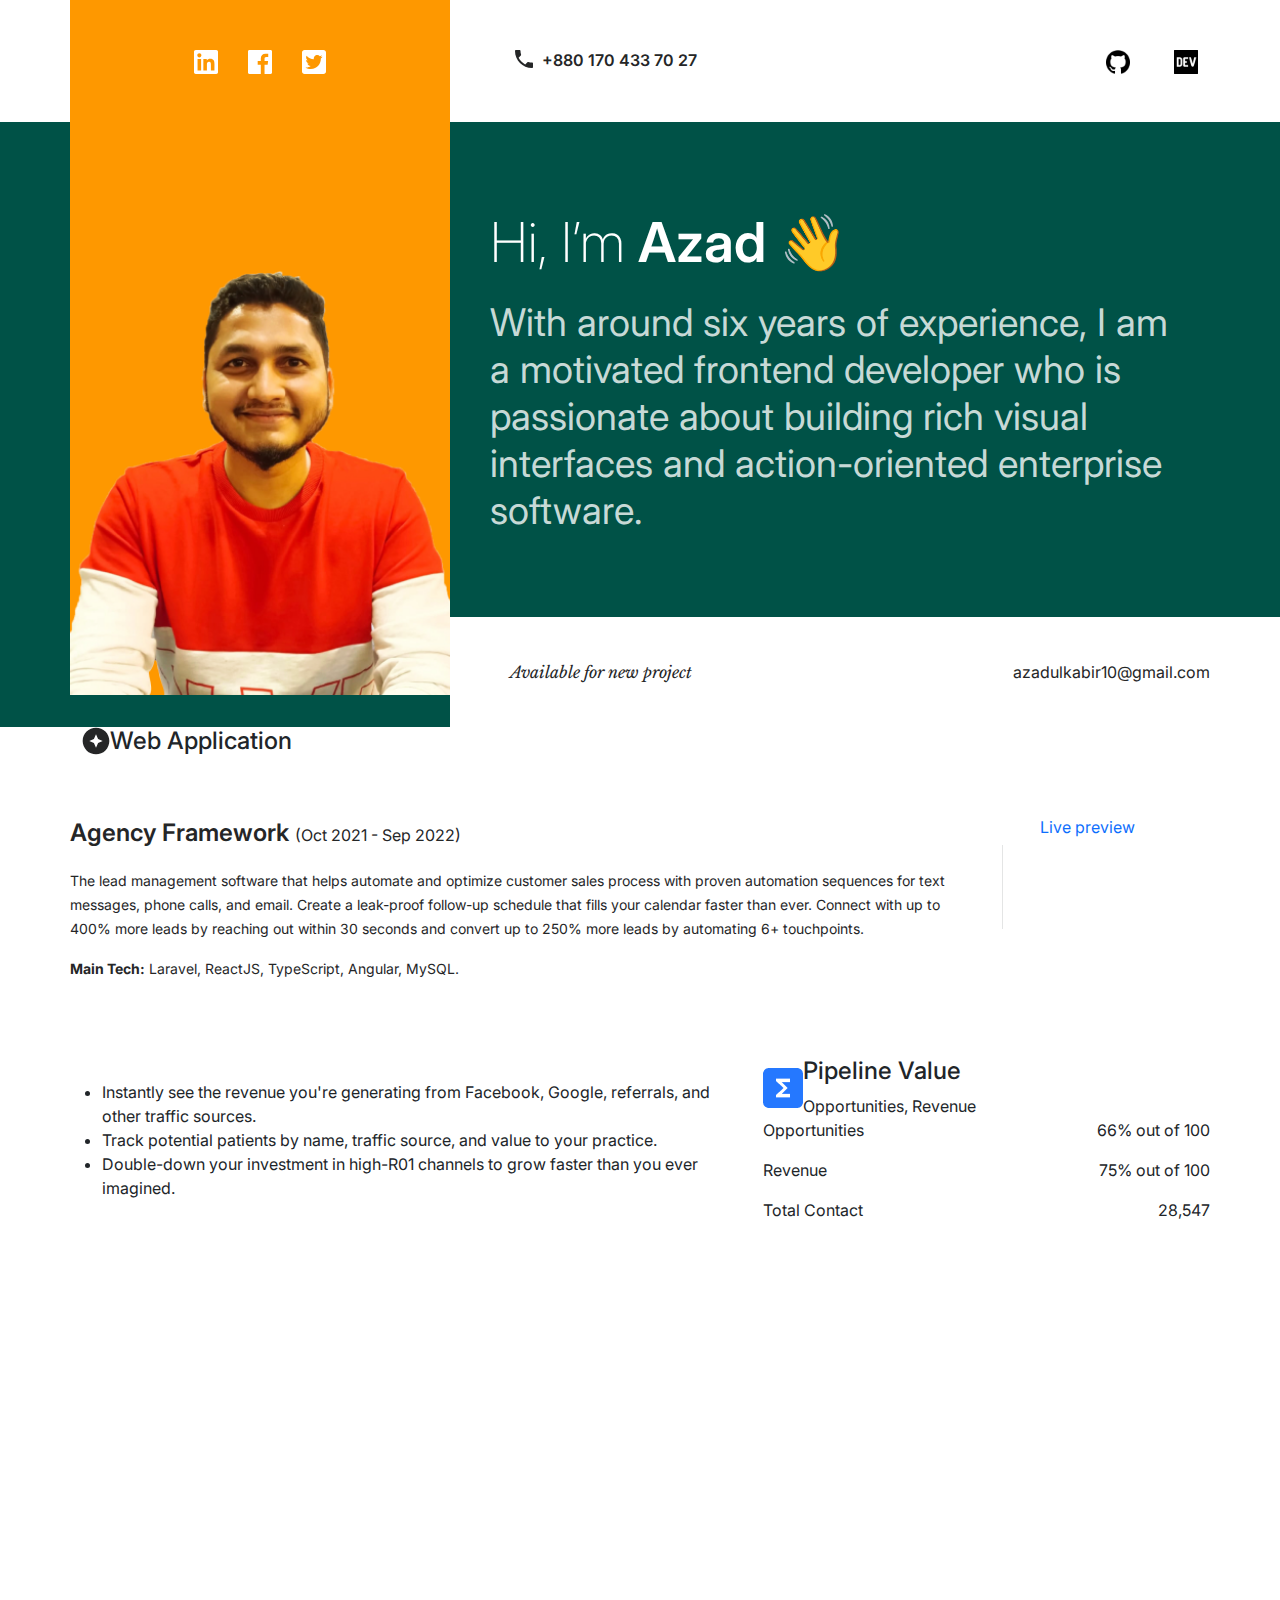
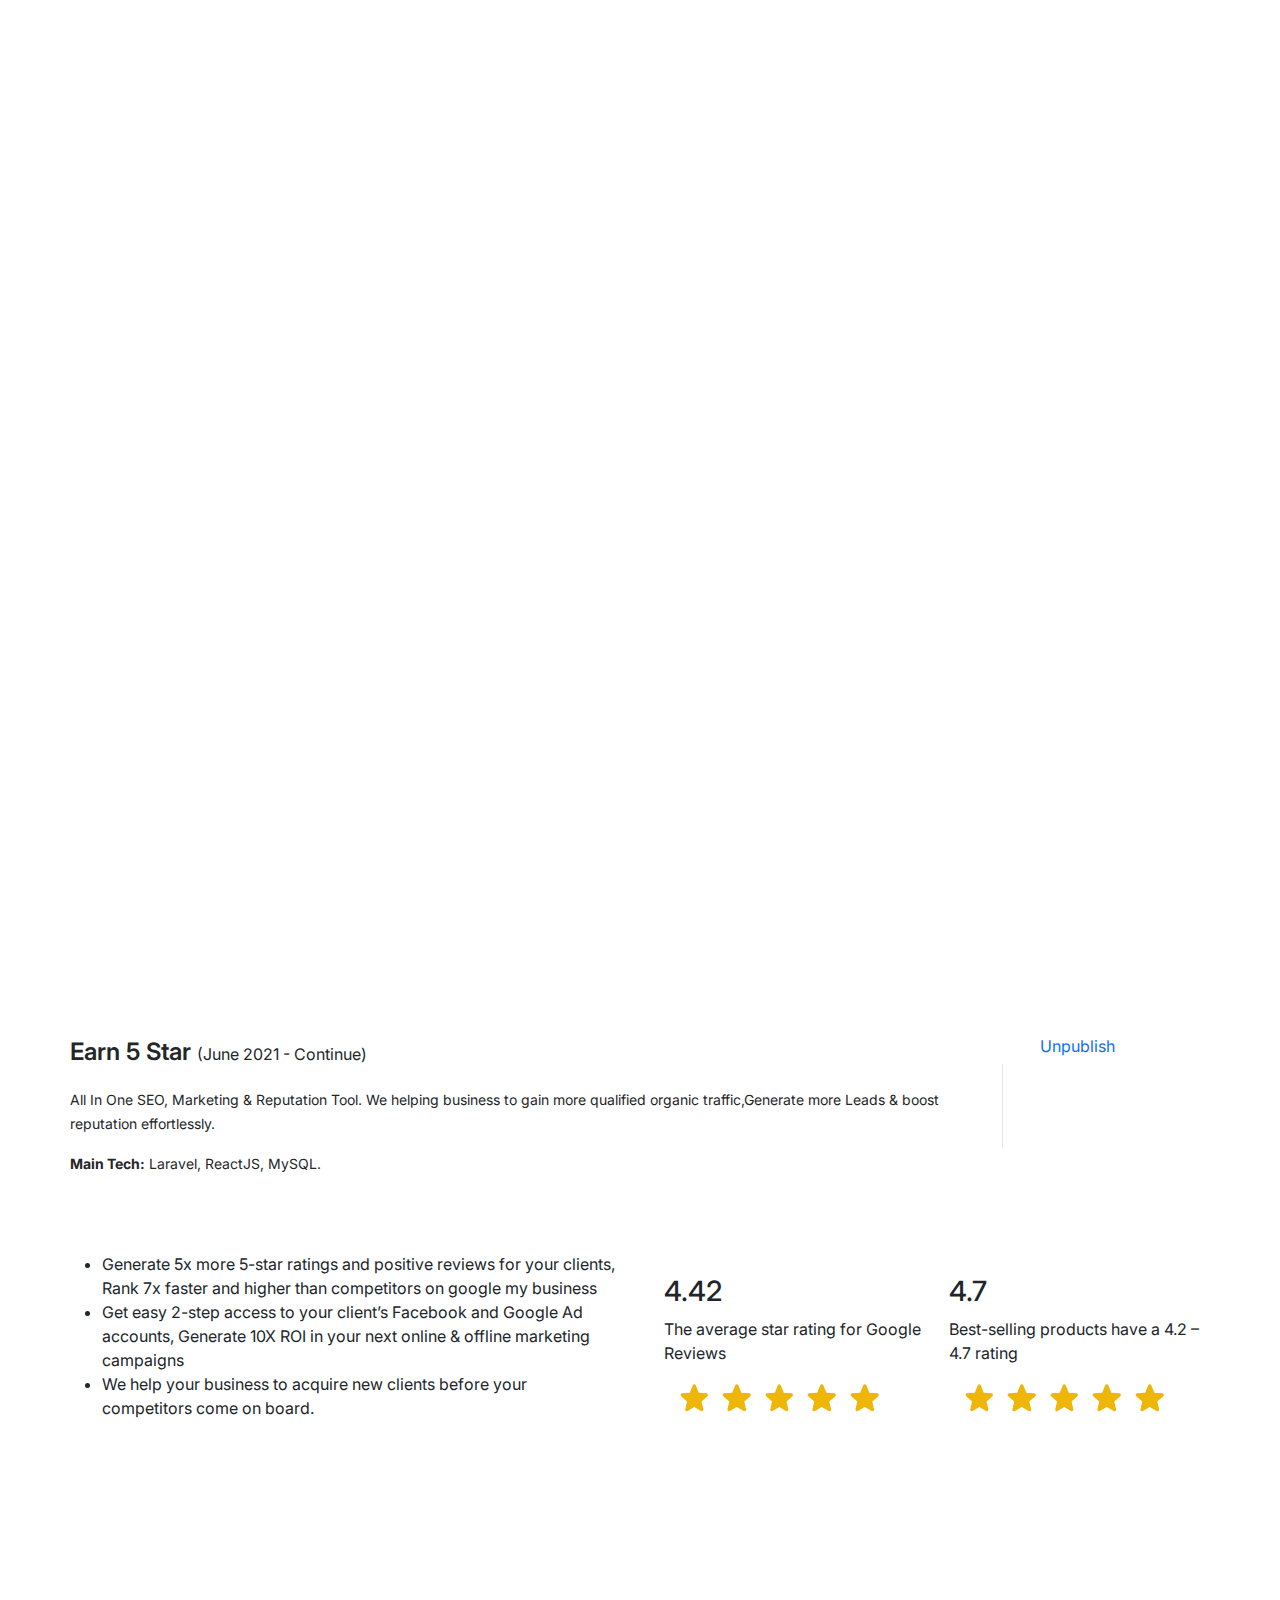
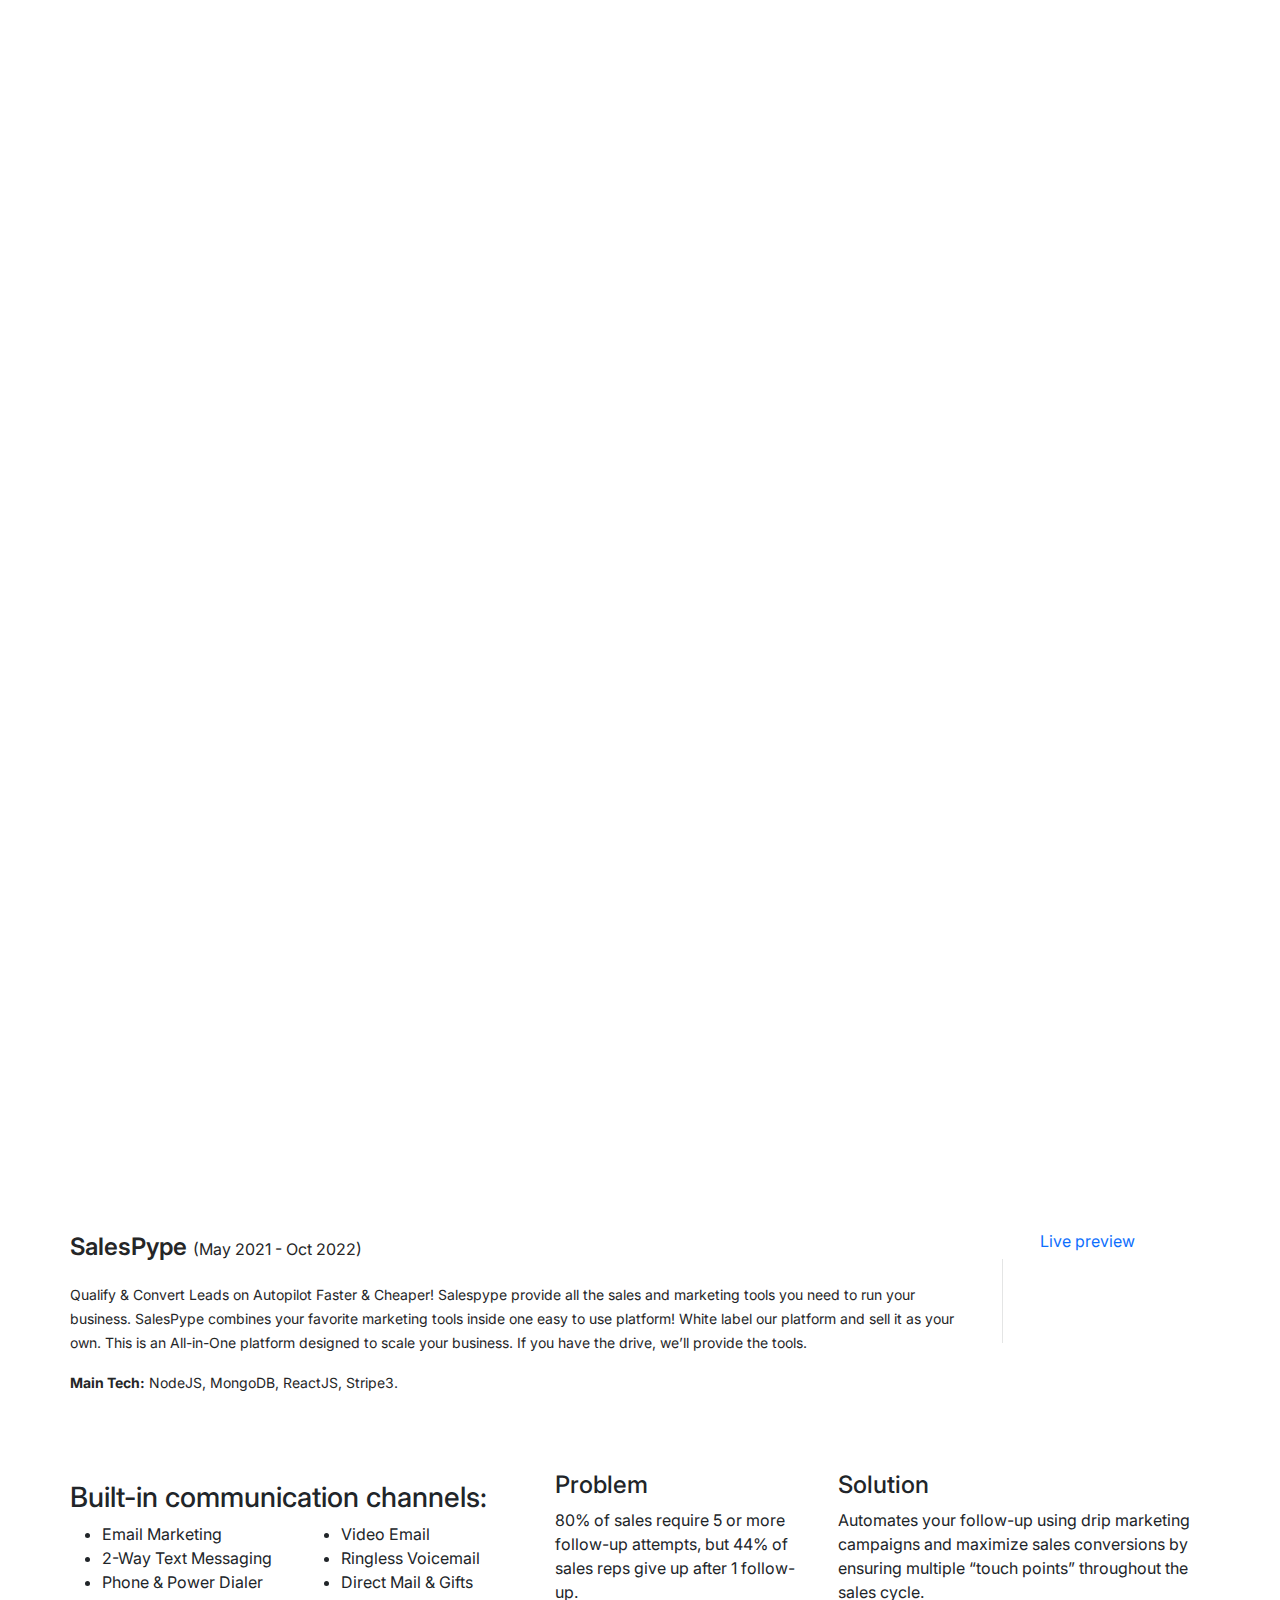
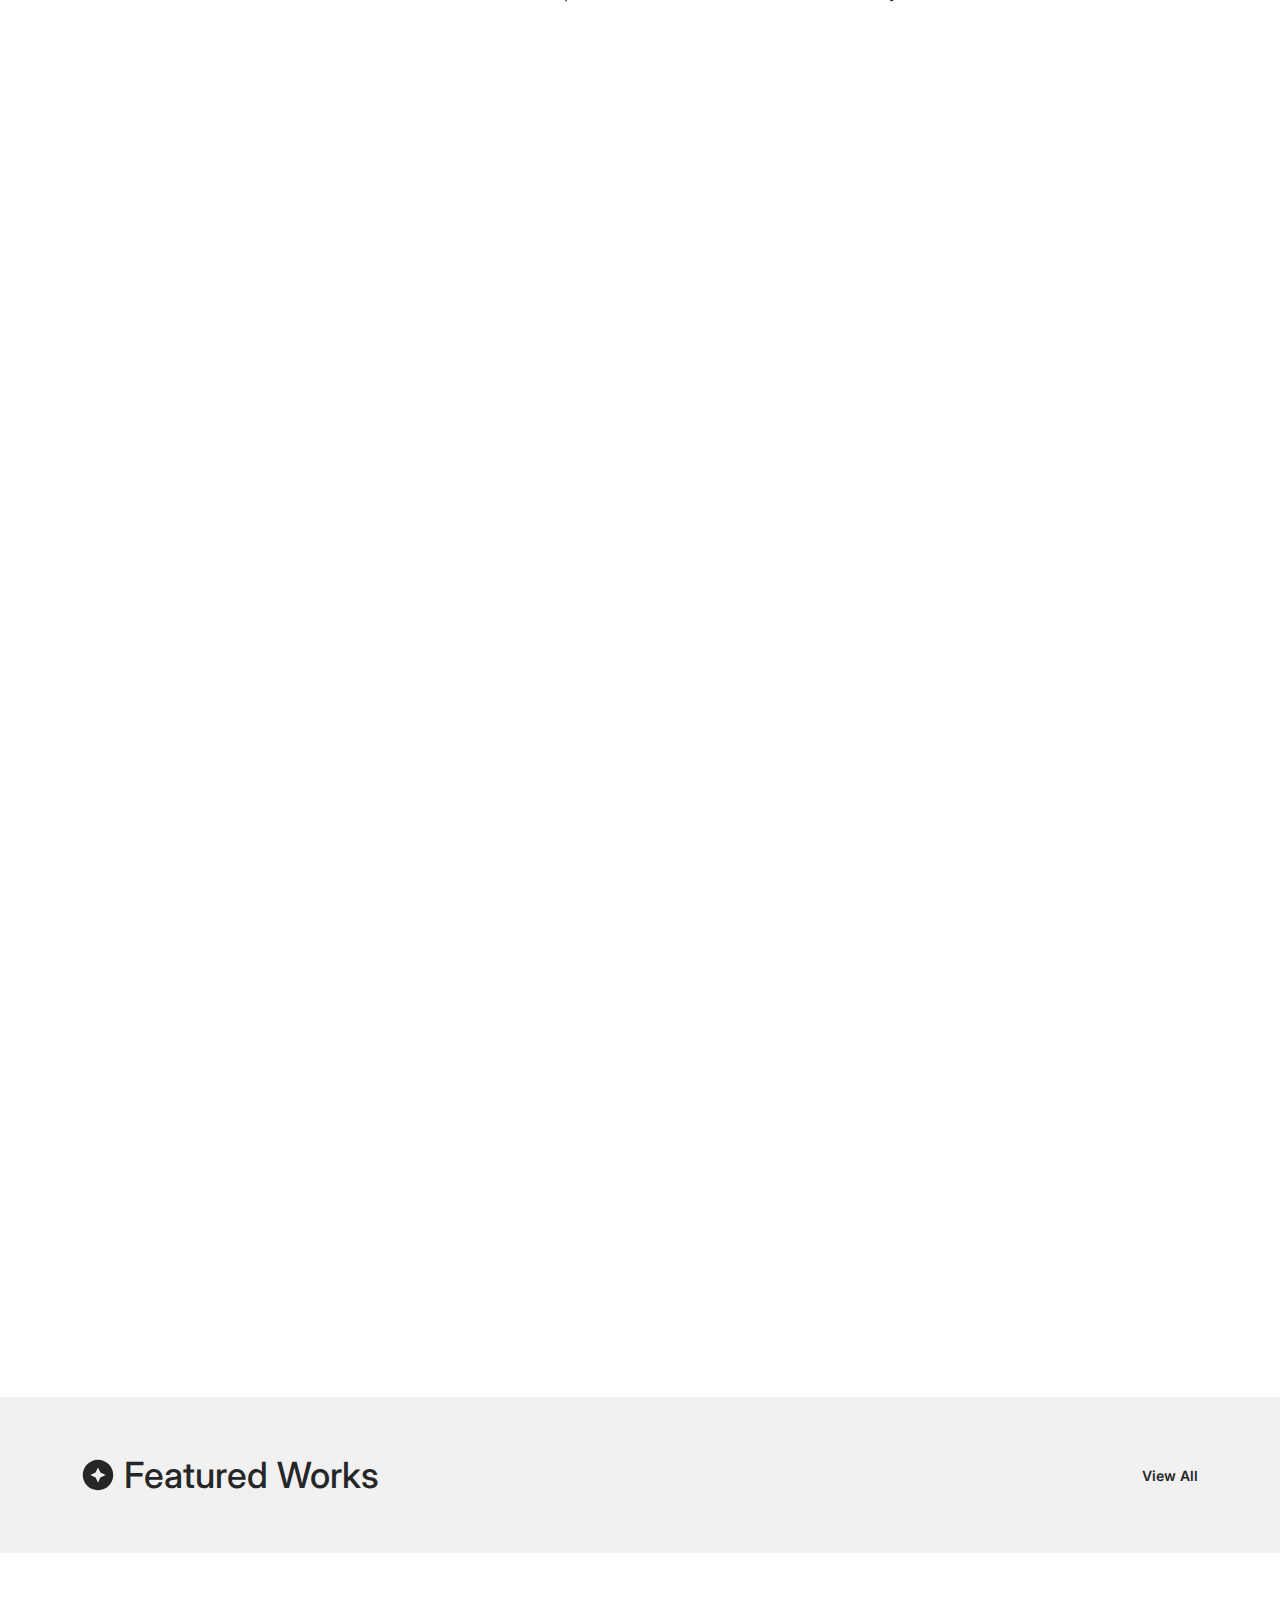
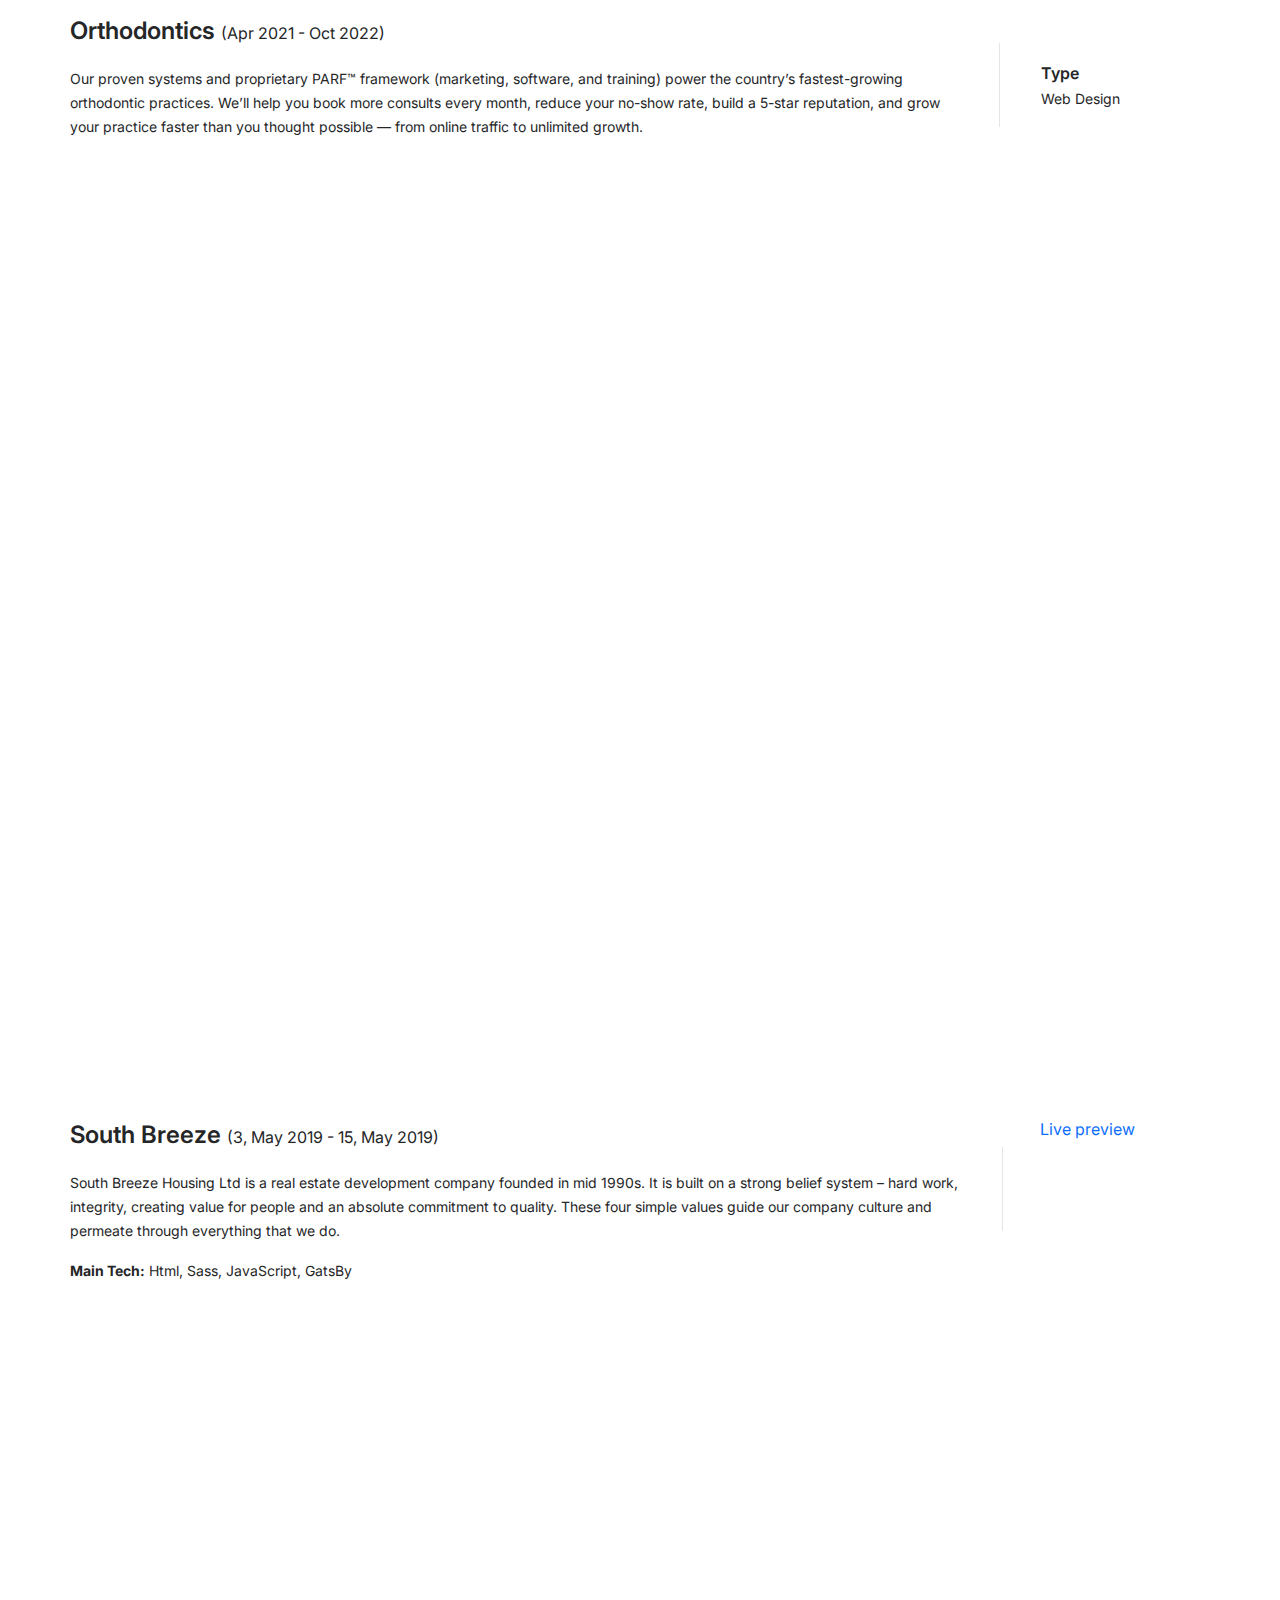
<file: index.html>
<!doctype html>
<html lang="en">

<head>
    <meta charset="utf-8">
    <meta name="viewport" content="width=device-width, initial-scale=1">
    <title>Azad Ul Kabir</title>
    <link rel="stylesheet" href="https://cdn.jsdelivr.net/npm/bootstrap@5.3.0-alpha1/dist/css/bootstrap.min.css" />
    <link href="https://unpkg.com/aos@2.3.1/dist/aos.css" rel="stylesheet">
    <link rel="icon" href="./icons/azadfavicon.svg">
    <link rel="stylesheet" href="./style.css">
</head>

<body>
    <div class="topbar">
        <div class="container">
            <div class="row">
                <div class="col-12 col-md-4"></div>
                <div class="col-12 col-md-8 d-flex justify-content-between topbarContent">
                    <div class="phoneNumber">
                        <p class="m-0">
                            <img src="./icons/phone.svg" alt="Mobile phone">
                            <span><a href="tel:+8801704337027">+880 170 433 70 27</a></span>
                        </p>
                    </div>
                    <div class="profesinalLink">
                        <a href="https://github.com/azadulkabir455" target="_blank"><img src="./icons/github.svg"
                                alt="Github"></a>
                        <a href="https://dev.to/azadulkabir455" target="_blank"><img
                                src="./icons/devio.svg" alt="DevIO"></a>
                    </div>
                </div>
            </div>
        </div>
    </div>
    <div class="banner">
        <div class="container">
            <div class="row">
                <div class="col-12 col-md-4 imgContainer">
                    <div class="socialIcon d-flex justify-content-center">
                        <a href="https://www.linkedin.com/in/azadulkabir/" target="_blank">
                            <img src="./icons/linkdin.svg" alt="Linkdin">
                        </a>
                        <a href="https://www.facebook.com/azadulkabir455/" target="_blank">
                            <img src="./icons/facebook.svg" alt="Facebook">
                        </a>
                        <a href="https://twitter.com/azadulkabir455" target="_blank">
                            <img src="./icons/twitter.svg" alt="Twitter">
                        </a>
                    </div>
                    <img src="./imgs/azadulkabir.png" alt="azad ul kabir" class="profileImg" />
                </div>
                <div class="col-12 col-md-8 bannerContent">
                    <h2>Hi, I’m
                        <strong>Azad</strong> 👋
                    </h2>
                    <p class="m-0">
                       With around six years of experience, I am a motivated frontend developer who is passionate about building rich visual interfaces and action-oriented enterprise software.
                    </p>
                </div>
            </div>
        </div>
    </div>
    <div class="hero">
        <div class="container">
            <div class="row">
                <div class="col-12 col-md-4"></div>
                <div class="col-12 col-md-8 d-flex justify-content-between heroContent">
                    <p><em>Available
                            for new project</em></p>
                    <p>
                        azadulkabir10@gmail.com</p>
                </div>
            </div>
        </div>
    </div>
    <div class="workHeader ">
        <div class="container d-flex align-items-center">
            <img src="./icons//plus.svg" alt="">
            <h4 class="m-0">Web Application</h4>
        </div>
    </div>
    <!-- Start Agency FramWork -->
    <div class="workSection">
        <div class="container workContainer">
            <div class="workDetails">
                <div class="row">
                    <div class="col-12 col-md-10 position-relative">
                        <div class="rightBorder"></div>
                        <h3>Agency Framework
                            <span>(Oct 2021 - Sep 2022)</span>
                        </h3>
                        <p class="m-0">The lead management software that helps automate and
                            optimize customer sales process with proven automation sequences for text messages, phone
                            calls, and email. Create a leak-proof follow-up schedule that fills your calendar faster
                            than ever. Connect with up to 400% more leads by reaching out within 30 seconds and convert
                            up to 250% more leads by automating 6+ touchpoints.
                        </p>
                        <p class="pt-3"><strong>Main Tech:</strong> Laravel, ReactJS,
                            TypeScript, Angular, MySQL.</p>
                    </div>
                    <div class="col-12 col-md-2">
                        <a href="https://core.agencyframework.xyz/login" target="_blank"
                            class="d-block text-decoration-none link">Live preview</a>
                    </div>
                </div>
            </div>
            <div class="work agency">
                <div class="row g-5">
                    <div class="col-12 col-md-7 align-self-center">
                        <ul>
                            <li>Instantly see the revenue you're generating from Facebook, Google, referrals, and other
                                traffic sources.</li>
                            <li>Track potential patients by name, traffic source, and value to your practice.</li>
                            <li>Double-down your investment in high-R01 channels to grow faster than you ever imagined.
                            </li>
                        </ul>
                    </div>
                    <div class="col-12 col-md-5 align-self-center">
                        <div class="features">
                            <div class="featureHeader d-flex align-items-center">
                                <img src="./imgs/agencylogo.png" alt="">
                                <div class="content">
                                    <h4>Pipeline Value</h4>
                                    <p class="m-0">Opportunities, Revenue</p>
                                </div>
                            </div>
                            <div class="featureContent">
                                <div class="featureList d-flex justify-content-between">
                                    <p>Opportunities</p>
                                    <p><span>66%</span> out of 100</p>
                                </div>
                                <div class="featureList d-flex justify-content-between">
                                    <p>Revenue</p>
                                    <p><span>75%</span> out of 100</p>
                                </div>
                                <div class="featureList d-flex justify-content-between">
                                    <p>Total Contact</p>
                                    <p>28,547</p>
                                </div>
                            </div>
                        </div>
                    </div>
                </div>
                <div class="imgContainer">
                    <div class="row g-4">
                        <div class="col-12 col-md-6 imgs">
                            <img src="./imgs/agency/agency1.jpg" alt="agency framwork" data-aos="fade-up"
                                data-aos-duration="1000">
                            <img src="./imgs/agency/agency2.jpg" alt="agency framwork" data-aos="fade-up"
                                data-aos-duration="1000">
                            <img src="./imgs/agency/agency3.jpg" alt="agency framwork" data-aos="fade-up"
                                data-aos-duration="1000">
                            <img src="./imgs/agency/agency4.jpg" alt="agency framwork" data-aos="fade-up"
                                data-aos-duration="1000">
                        </div>
                        <div class="col-12 col-md-6 imgs">
                            <img src="./imgs/agency/agency5.jpg" alt="agency framwork" data-aos="fade-up"
                                data-aos-duration="1000">
                            <img src="./imgs/agency/agency6.jpg" alt="agency framwork" data-aos="fade-up"
                                data-aos-duration="1000">
                            <img src="./imgs/agency/agency7.jpg" alt="agency framwork" data-aos="fade-up"
                                data-aos-duration="1000">
                            <img src="./imgs/agency/agency8.jpg" alt="agency framwork" data-aos="fade-up"
                                data-aos-duration="1000">
                        </div>
                    </div>
                </div>
            </div>
        </div>
    </div>
    <!-- End Agency FramWork -->

    <!-- Start Earn 5 star -->
    <div class="workSection">
        <div class="container workContainer borderTop">
            <div class="workDetails">
                <div class="row">
                    <div class="col-12 col-md-10 position-relative">
                        <div class="rightBorder"></div>
                        <h3>Earn 5 Star
                            <span>(June 2021 - Continue)</span>
                        </h3>
                        <p class="m-0">All In One SEO, Marketing & Reputation Tool. We
                            helping business to gain more qualified organic traffic,Generate more Leads & boost
                            reputation effortlessly.
                        </p>
                        <p class="pt-3"><strong>Main Tech:</strong> Laravel, ReactJS, MySQL.
                        </p>
                    </div>
                    <div class="col-12 col-md-2">
                        <a href="#" class="d-block text-decoration-none link disable">Unpublish</a>
                    </div>
                </div>
            </div>
            <div class="work earn">
                <div class="row g-5">
                    <div class="col-12 col-md-6 align-self-center">
                        <ul>
                            <li>Generate 5x more 5-star ratings and positive reviews for your clients, Rank 7x faster
                                and higher than competitors on google my business</li>
                            <li>Get easy 2-step access to your client’s Facebook and Google Ad accounts, Generate 10X
                                ROI in your next online & offline marketing campaigns</li>
                            <li>We help your business to acquire new clients before your competitors come on board.
                            </li>
                        </ul>
                    </div>
                    <div class="col-12 col-md-6 align-self-center">
                        <div class="earnFeatures">
                            <div class="row g-4">
                                <div class="col-12 col-md-6 rightBorder">
                                    <h3>4.42</h3>
                                    <p>The average star rating for Google Reviews</p>
                                    <img src="./icons/ratingStar.svg" alt="">
                                </div>
                                <div class="col-12 col-md-6">
                                    <h3>4.7</h3>
                                    <p>Best-selling products have a 4.2 – 4.7 rating</p>
                                    <img src="./icons/ratingStar.svg" alt="">
                                </div>
                            </div>
                        </div>
                    </div>
                </div>
                <div class="imgContainer">
                    <div class="row g-4">
                        <div class="col-12 col-md-6 imgs">
                            <img src="./imgs/earn5star/earn1.jpg" alt="agency framwork" data-aos="fade-up"
                                data-aos-duration="1500" data-aos-anchor-placement="top-bottom">
                            <img src="./imgs/earn5star/earn2.jpg" alt="agency framwork" data-aos="fade-up"
                                data-aos-duration="1500" data-aos-anchor-placement="top-bottom">
                            <img src="./imgs/earn5star/earn3.jpg" alt="agency framwork" data-aos="fade-up"
                                data-aos-duration="1500" data-aos-anchor-placement="top-bottom">
                        </div>
                        <div class="col-12 col-md-6 imgs">
                            <img src="./imgs/earn5star/earn4.jpg" alt="agency framwork" data-aos="fade-up"
                                data-aos-duration="1000" data-aos-anchor-placement="top-bottom">
                            <img src="./imgs/earn5star/earn5.jpg" alt="agency framwork" data-aos="fade-up"
                                data-aos-duration="1000" data-aos-anchor-placement="top-bottom">
                            <img src="./imgs/earn5star/earn6.jpg" alt="agency framwork" data-aos="fade-up"
                                data-aos-duration="1000" data-aos-anchor-placement="top-bottom">
                        </div>
                    </div>
                </div>
            </div>
        </div>
    </div>
    <!-- End Earn 5 star -->

    <!-- Start salse pyppro -->
    <div class="workSection ">
        <div class="container workContainer borderTop">
            <div class="workDetails">
                <div class="row">
                    <div class="col-12 col-md-10 position-relative">
                        <div class="rightBorder"></div>
                        <h3>SalesPype
                            <span>(May 2021 - Oct 2022)</span>
                        </h3>
                        <p class="m-0">Qualify & Convert Leads on Autopilot Faster &
                            Cheaper! Salespype provide all the sales and marketing tools you need to run your business.
                            SalesPype combines your favorite marketing tools inside one easy to use platform! White
                            label our platform and sell it as your own. This is an All-in-One platform designed to scale
                            your business. If you have the drive, we’ll provide the tools.
                        </p>
                        <p class="pt-3"><strong>Main Tech:</strong> NodeJS, MongoDB, ReactJS,
                            Stripe3.
                        </p>
                    </div>
                    <div class="col-12 col-md-2">
                        <a href="https://salespype.com/" target="_blank" class="d-block text-decoration-none link">Live
                            preview</a>
                    </div>
                </div>
            </div>
            <div class="work pypepro">
                <div class="row g-4">
                    <div class="col-12 col-md-5 align-self-center">
                        <h3>Built-in
                            communication channels:</h3>
                        <div class="row g-3">
                            <div class="col-6">
                                <ul>
                                    <li>Email Marketing</li>
                                    <li>2-Way Text Messaging</li>
                                    <li>Phone & Power Dialer</li>
                                </ul>
                            </div>
                            <div class="col-6">
                                <ul>
                                    <li>Video Email</li>
                                    <li>Ringless Voicemail</li>
                                    <li>Direct Mail & Gifts</li>
                                </ul>
                            </div>
                        </div>
                    </div>
                    <div class="col-12 col-md-7 align-self-center">
                        <div class="pypproFeatures">
                            <div class="row g-4">
                                <div class="col-12 col-md-5 rightBorder">
                                    <h4>Problem</h4>
                                    <p>80% of sales require 5 or more follow-up attempts, but 44% of sales reps give up
                                        after 1 follow-up.</p>
                                </div>
                                <div class="col-12 col-md-7">
                                    <h4>Solution</h4>
                                    <p>Automates your follow-up using drip marketing campaigns and maximize sales
                                        conversions by ensuring multiple “touch points” throughout the sales cycle.</p>
                                </div>
                            </div>
                        </div>
                    </div>
                </div>
                <div class="imgContainer">
                    <div class="row g-4">
                        <div class="col-12 col-md-6 imgs">
                            <img src="./imgs/pyppro/pyppro1.jpg" alt="agency framwork" data-aos="fade-up"
                                data-aos-duration="1500" data-aos-anchor-placement="top-bottom">
                            <img src="./imgs/pyppro/pyppro2.jpg" alt="agency framwork" data-aos="fade-up"
                                data-aos-duration="1500" data-aos-anchor-placement="top-bottom">
                            <img src="./imgs/pyppro/pyppro3.jpg" alt="agency framwork" data-aos="fade-up"
                                data-aos-duration="1500" data-aos-anchor-placement="top-bottom">
                            <img src="./imgs/pyppro/pyppro4.jpg" alt="agency framwork" data-aos="fade-up"
                                data-aos-duration="1000" data-aos-anchor-placement="top-bottom">
                        </div>
                        <div class="col-12 col-md-6 imgs">
                            <img src="./imgs/pyppro/pyppro5.jpg" alt="agency framwork" data-aos="fade-up"
                                data-aos-duration="1000" data-aos-anchor-placement="top-bottom">
                            <img src="./imgs/pyppro/pyppro6.jpg" alt="agency framwork" data-aos="fade-up"
                                data-aos-duration="1000" data-aos-anchor-placement="top-bottom">
                            <img src="./imgs/pyppro/pyppro7.jpg" alt="agency framwork" data-aos="fade-up"
                                data-aos-duration="1000" data-aos-anchor-placement="top-bottom">
                            <img src="./imgs/pyppro/pyppro8.jpg" alt="agency framwork" data-aos="fade-up"
                                data-aos-duration="1000" data-aos-anchor-placement="top-bottom">

                        </div>
                    </div>
                </div>
            </div>
        </div>
    </div>
    <!-- End salse pyppro -->
    <div class="workSection">
        <div class="workHeader ">
            <div class="container d-flex align-items-center justify-content-between" class="m-0">
                <div class="headingTitle d-flex align-items-center">
                    <img src="./icons//plus.svg" alt="">
                    <h4>Featured Works</h4>
                </div>
                <div class="projectLink">
                    <a href="./allpageOrthodontics.html">View All</a>
                </div>
            </div>
        </div>
        <div class="container workContainer">
            <div class="workDetails">
                <div class="row g-3">
                    <div class="col-12 col-md-10 position-relative">
                        <div class="rightBorder"></div>
                        <h3>
                            Orthodontics
                            <span>(Apr 2021 - Oct 2022)</span>
                        </h3>
                        <p class="m-0">Our proven systems and proprietary PARF™ framework
                            (marketing, software, and training) power the country’s fastest-growing orthodontic
                            practices. We’ll help you book
                            more consults every month, reduce your no-show rate, build a 5-star reputation, and grow
                            your practice faster than you thought possible — from online traffic to unlimited growth.
                        </p>
                    </div>
                    <div class="col-12 col-md-2 ps-3">
                        <h4>Type</h4>
                        <p class="m-0">Web Design</p>
                    </div>
                </div>
            </div>
            <div class="work">
                <div class="row g-4 g-md-5">
                    <div class="col-6 col-md-4">
                        <div class="imgContaner" data-aos="fade-up" data-aos-duration="1000">
                            <img src="./imgs/fearture1.png" alt="" />
                            <a href="https://sparkmanorthodontics.com/" target="_blank">Live Preview</a>
                        </div>
                    </div>
                    <div class="col-6 col-md-4">
                        <div class="imgContaner" data-aos="fade-up" data-aos-duration="1000">
                            <img src="./imgs/fearture2.png" alt="" />
                            <a href="https://lasterortho.com/" target="_blank">Live Preview</a>
                        </div>
                    </div>
                    <div class="col-6 col-md-4">
                        <div class="imgContaner" data-aos="fade-up" data-aos-duration="1000">
                            <img src="./imgs/fearture3.png" alt="" />
                            <a href="https://lifesmileorthodontics.com/" target="_blank">Live Preview</a>
                        </div>
                    </div>
                    <div class="col-6 col-md-4">
                        <div class="imgContaner" data-aos="fade-up" data-aos-duration="1000">
                            <img src="./imgs/fearture4.png" alt="" />
                            <a href="https://smilesbycooper.com/" target="_blank">Live Preview</a>
                        </div>
                    </div>
                    <div class="col-6 col-md-4">
                        <div class="imgContaner" data-aos="fade-up" data-aos-duration="1000">
                            <img src="./imgs/fearture5.png" alt="" />
                            <a href="https://drlanzetta.com/" target="_blank">Live Preview</a>
                        </div>
                    </div>
                    <div class="col-6 col-md-4">
                        <div class="imgContaner" data-aos="fade-up" data-aos-duration="1000">
                            <img src="./imgs/fearture6.png" alt="" />
                            <a href="https://perfectsmilesareus.com/" target="_blank">Live Preview</a>
                        </div>
                    </div>
                </div>
            </div>
        </div>
        <div class="workSection">
            <div class="container workContainer">
                <div class="workDetails">
                    <div class="row">
                        <div class="col-12 col-md-10 position-relative">
                            <div class="rightBorder"></div>
                            <h3>South Breeze
                                <span>(3, May 2019 - 15, May 2019)</span>
                            </h3>
                            <p class="m-0">South Breeze Housing Ltd is a real estate development company founded in mid
                                1990s. It is built on a strong belief system – hard work, integrity, creating value for
                                people and an absolute commitment to quality. These four simple values guide our company
                                culture and permeate through everything that we do.
                            </p>
                            <p class="pt-3"><strong>Main Tech:</strong> Html, Sass, JavaScript, GatsBy</p>
                        </div>
                        <div class="col-12 col-md-2">
                            <a href="https://www.southbreezebd.com" target="_blank"
                                class="d-block text-decoration-none link">Live preview</a>
                        </div>
                    </div>
                </div>
                <div class="work agency breez">
                    <div class="imgContainer">
                        <div class="row g-3">
                            <div class="col-12 col-md-6 imgs">
                                <div class="row g-3 listContainer" data-aos="fade-up" data-aos-duration="1000">
                                    <div class="col-6">
                                        <ul>
                                            <li>Bussiness Info</li>
                                            <li>Project details</li>
                                            <li>Contact Info</li>
                                        </ul>
                                    </div>
                                    <div class="col-6">
                                        <ul>
                                            <li>Gallery</li>
                                            <li>Success project</li>
                                            <li>Sales details</li>
                                        </ul>
                                    </div>
                                </div>
                                <img src="./imgs/southbreez/southbreez1.png" alt="agency framwork" data-aos="fade-up"
                                    data-aos-duration="1000">
                            </div>
                            <div class="col-12 col-md-6 imgs">
                                <img src="./imgs/southbreez/southbreez2.png" alt="agency framwork" data-aos="fade-up"
                                    data-aos-duration="1000">
                                <img src="./imgs/southbreez/southbreez3.png" alt="agency framwork" data-aos="fade-up"
                                    data-aos-duration="1000">
                            </div>
                        </div>
                    </div>
                </div>
            </div>
        </div>
    </div>

    <!-- JS Script Links -->
    <script src="https://cdn.jsdelivr.net/npm/bootstrap@5.3.0-alpha1/dist/js/bootstrap.bundle.min.js"></script>
    <script src="https://unpkg.com/aos@2.3.1/dist/aos.js"></script>
    <script>
        AOS.init();
    </script>
</body>

</html>
</file>
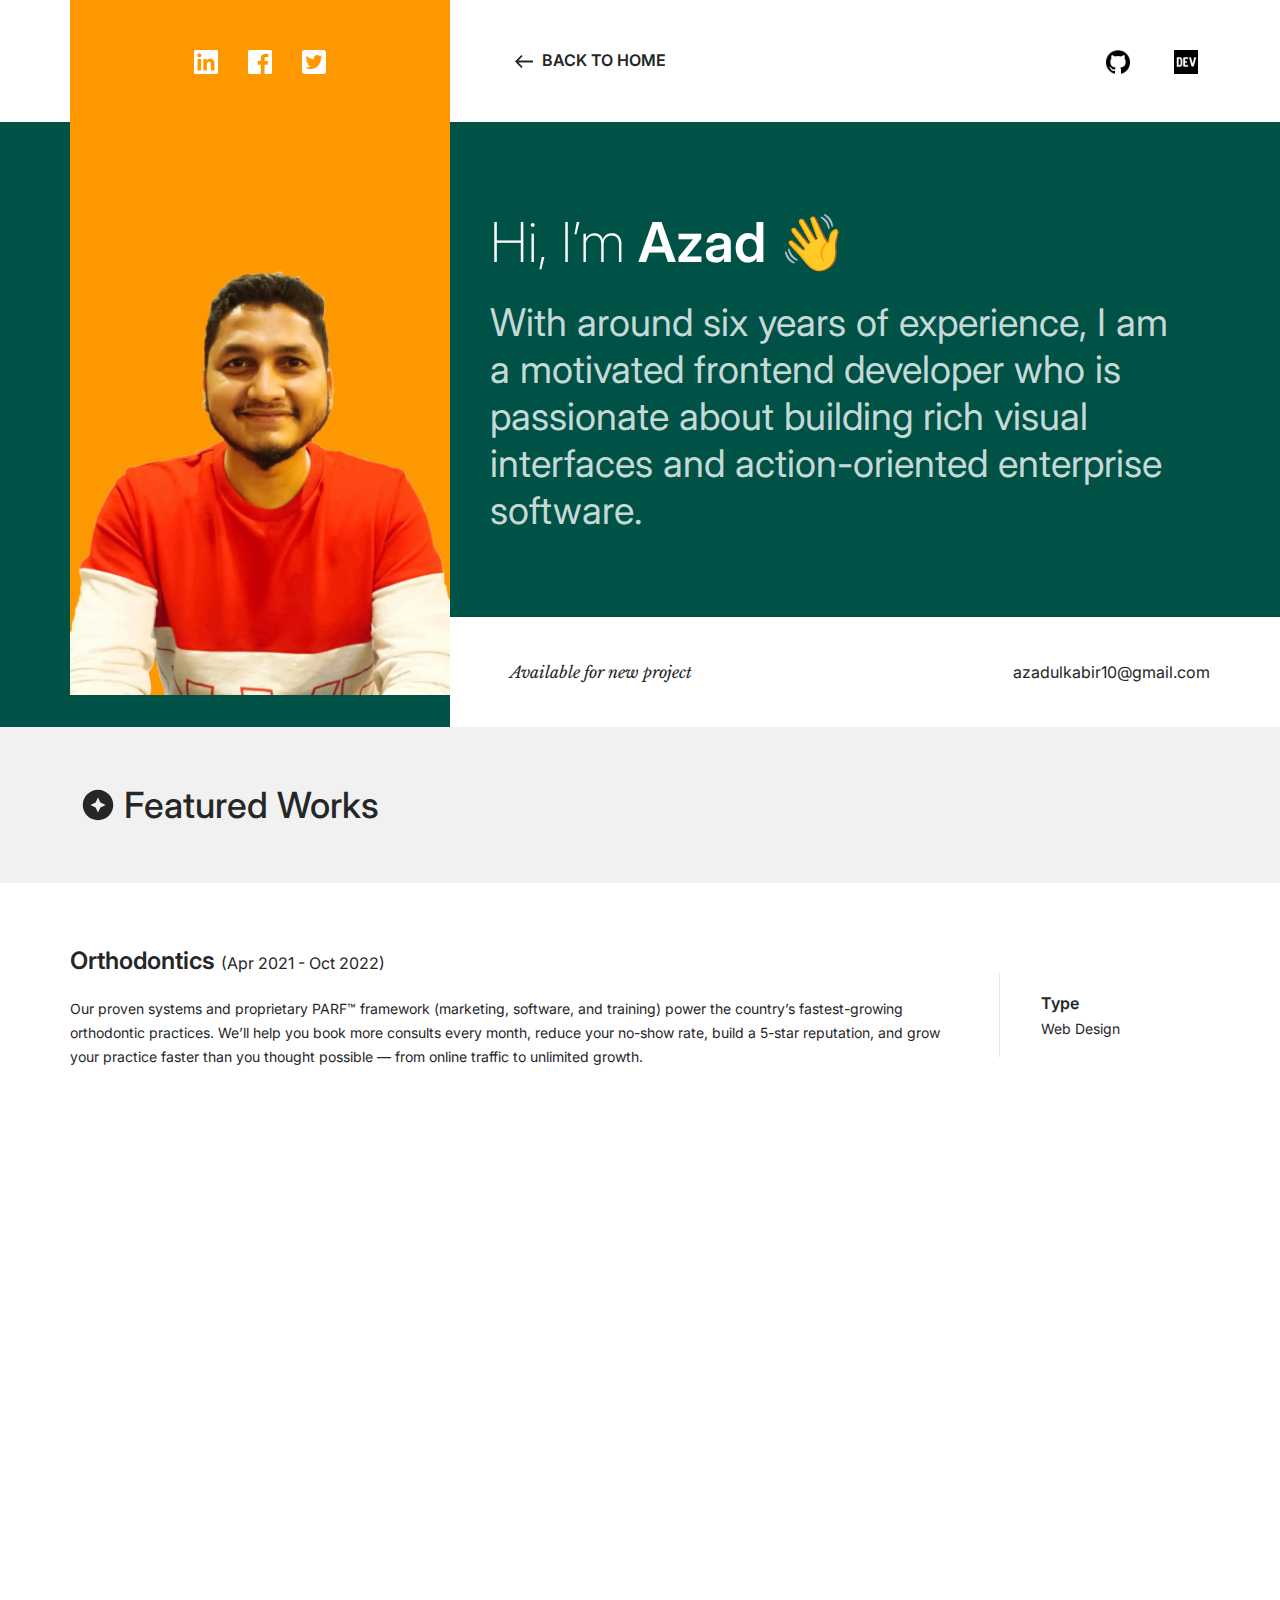
<file: allpageOrthodontics.html>
<!doctype html>
<html lang="en">

<head>
    <meta charset="utf-8">
    <meta name="viewport" content="width=device-width, initial-scale=1">
    <title>Azad Ul Kabir</title>
    <link rel="stylesheet" href="https://cdn.jsdelivr.net/npm/bootstrap@5.3.0-alpha1/dist/css/bootstrap.min.css" />
    <link href="https://unpkg.com/aos@2.3.1/dist/aos.css" rel="stylesheet">
    <link rel="icon" href="./icons/azadfavicon.svg">
    <link rel="stylesheet" href="./style.css">
</head>

<body>
    <div class="topbar">
        <div class="container">
            <div class="row">
                <div class="col-12 col-md-4"></div>
                <div class="col-12 col-md-8 d-flex justify-content-between topbarContent">
                    <div class="phoneNumber">
                        <p class="m-0">
                            <img src="./icons/backIcon.svg" alt="Mobile phone" style="vertical-align: middle;">
                            <span><a href="./index.html">Back to home</a></span>
                        </p>
                    </div>
                    <div class="profesinalLink">
                        <a href="https://github.com/azadulkabir455" target="_blank"><img src="./icons/github.svg"
                                alt="Github"></a>
                        <a href="https://dev.to/azadulkabir455" target="_blank"><img
                                src="./icons/devio.svg" alt="DevIO"></a>
                    </div>
                </div>
            </div>
        </div>
    </div>
    <div class="banner">
        <div class="container">
            <div class="row">
                <div class="col-12 col-md-4 imgContainer">
                    <div class="socialIcon d-flex justify-content-center">
                        <a href="https://www.linkedin.com/in/azadulkabir/" target="_blank">
                            <img src="./icons/linkdin.svg" alt="Linkdin">
                        </a>
                        <a href="https://www.facebook.com/azadulkabir455/" target="_blank">
                            <img src="./icons/facebook.svg" alt="Facebook">
                        </a>
                        <a href="https://twitter.com/azadulkabir455" target="_blank">
                            <img src="./icons/twitter.svg" alt="Twitter">
                        </a>
                    </div>
                   <img src="./imgs/azadulkabir.png" alt="azad ul kabir" class="profileImg" />
                </div>
                <div class="col-12 col-md-8 bannerContent">
                    <h2>Hi, I’m
                        <strong>Azad</strong> 👋
                    </h2>
                    <p class="m-0">
                        With around six years of experience, I am a motivated frontend developer who is passionate about building rich visual interfaces and action-oriented enterprise software.
                    </p>
                </div>
            </div>
        </div>
    </div>
    <div class="hero">
        <div class="container">
            <div class="row">
                <div class="col-12 col-md-4"></div>
                <div class="col-12 col-md-8 d-flex justify-content-between heroContent">
                    <p><em>Available
                            for new project</em></p>
                    <p>
                        azadulkabir10@gmail.com</p>
                </div>
            </div>
        </div>
    </div>
    <div class="workSection">
        <div class="workHeader ">
            <div class="container d-flex align-items-center justify-content-between" class="m-0">
                <div class="headingTitle d-flex align-items-center">
                    <img src="./icons//plus.svg" alt="">
                    <h4>Featured Works</h4>
                </div>
            </div>
        </div>
        <div class="container workContainer">
            <div class="workDetails">
                <div class="row g-3">
                    <div class="col-12 col-md-10 position-relative">
                        <div class="rightBorder"></div>
                        <h3>
                            Orthodontics
                            <span>(Apr 2021 - Oct 2022)</span>
                        </h3>
                        <p class="m-0">Our proven systems and proprietary PARF™ framework
                            (marketing, software, and training) power the country’s fastest-growing orthodontic
                            practices. We’ll help you book
                            more consults every month, reduce your no-show rate, build a 5-star reputation, and grow
                            your practice faster than you thought possible — from online traffic to unlimited growth.
                        </p>
                    </div>
                    <div class="col-12 col-md-2 ps-3">
                        <h4>Type</h4>
                        <p class="m-0">Web Design</p>
                    </div>
                </div>
            </div>
            <div class="work">
                <div class="row g-4 g-md-5">
                    <div class="col-6 col-md-4">
                        <div class="imgContaner" data-aos="fade-up" data-aos-duration="1000">
                            <img src="./imgs/fearture1.png" alt="" />
                            <a href="https://sparkmanorthodontics.com/" target="_blank">Live Preview</a>
                        </div>
                    </div>
                    <div class="col-6 col-md-4">
                        <div class="imgContaner" data-aos="fade-up" data-aos-duration="1000">
                            <img src="./imgs/fearture2.png" alt="" />
                            <a href="https://lasterortho.com/" target="_blank">Live Preview</a>
                        </div>
                    </div>
                    <div class="col-6 col-md-4">
                        <div class="imgContaner" data-aos="fade-up" data-aos-duration="1000">
                            <img src="./imgs/fearture3.png" alt="" />
                            <a href="https://lifesmileorthodontics.com/" target="_blank">Live Preview</a>
                        </div>
                    </div>
                    <div class="col-6 col-md-4">
                        <div class="imgContaner" data-aos="fade-up" data-aos-duration="1000">
                            <img src="./imgs/fearture4.png" alt="" />
                            <a href="https://smilesbycooper.com/" target="_blank">Live Preview</a>
                        </div>
                    </div>
                    <div class="col-6 col-md-4">
                        <div class="imgContaner" data-aos="fade-up" data-aos-duration="1000">
                            <img src="./imgs/fearture5.png" alt="" />
                            <a href="https://drlanzetta.com/" target="_blank">Live Preview</a>
                        </div>
                    </div>
                    <div class="col-6 col-md-4">
                        <div class="imgContaner" data-aos="fade-up" data-aos-duration="1000">
                            <img src="./imgs/fearture6.png" alt="" />
                            <a href="https://perfectsmilesareus.com/" target="_blank">Live Preview</a>
                        </div>
                    </div>
                    <div class="col-6 col-md-4">
                        <div class="imgContaner" data-aos="fade-up" data-aos-duration="1000">
                            <img src="./imgs/fearture7.png" alt="" />
                            <a href="https://dmsmile.com/" target="_blank">Live Preview</a>
                        </div>
                    </div>
                    <div class="col-6 col-md-4">
                        <div class="imgContaner" data-aos="fade-up" data-aos-duration="1000">
                            <img src="./imgs/fearture8.png" alt="" />
                            <a href="https://holsteinparts.com/" target="_blank">Live Preview</a>
                        </div>
                    </div>
                    <div class="col-6 col-md-4">
                        <div class="imgContaner" data-aos="fade-up" data-aos-duration="1000">
                            <img src="./imgs/fearture9.png" alt="" />
                            <a href="https://lanierorthodontics.com/" target="_blank">Live Preview</a>
                        </div>
                    </div>
                    <div class="col-6 col-md-4">
                        <div class="imgContaner" data-aos="fade-up" data-aos-duration="1000">
                            <img src="./imgs/fearture10.png" alt="" />
                            <a href="https://smilehuntersville.com/" target="_blank">Live Preview</a>
                        </div>
                    </div>
                    <div class="col-6 col-md-4">
                        <div class="imgContaner" data-aos="fade-up" data-aos-duration="1000">
                            <img src="./imgs/fearture11.png" alt="" />
                            <a href="https://kochorthodontics.com/" target="_blank">Live Preview</a>
                        </div>
                    </div>
                    <div class="col-6 col-md-4">
                        <div class="imgContaner" data-aos="fade-up" data-aos-duration="1000">
                            <img src="./imgs/fearture12.png" alt="" />
                            <a href="https://baumbraces.com/" target="_blank">Live Preview</a>
                        </div>
                    </div>
                    <div class="col-6 col-md-4">
                        <div class="imgContaner" data-aos="fade-up" data-aos-duration="1000">
                            <img src="./imgs/fearture13.png" alt="" />
                            <a href="https://charlestonorthodonticspecialists.com" target="_blank">Live Preview</a>
                        </div>
                    </div>
                    <div class="col-6 col-md-4">
                        <div class="imgContaner" data-aos="fade-up" data-aos-duration="1000">
                            <img src="./imgs/fearture14.png" alt="" />
                            <a href="https://encinitasortho.com/" target="_blank">Live Preview</a>
                        </div>
                    </div>
                    <div class="col-6 col-md-4">
                        <div class="imgContaner" data-aos="fade-up" data-aos-duration="1000">
                            <img src="./imgs/fearture15.png" alt="" />
                            <a href="" target="_blank" class="disable">Unpublished</a>
                        </div>
                    </div>
                </div>
            </div>
        </div>
    </div>
    <!-- JS Script Links -->
    <script src="https://cdn.jsdelivr.net/npm/bootstrap@5.3.0-alpha1/dist/js/bootstrap.bundle.min.js"></script>
    <script src="https://unpkg.com/aos@2.3.1/dist/aos.js"></script>
    <script>
        AOS.init();
    </script>
</body>

</html>
</file>
<file: style.css>
@import url('https://fonts.googleapis.com/css2?family=Inter:wght@300;400;500;600;700;800;900&display=swap');
@import url('https://fonts.googleapis.com/css2?family=Libre+Baskerville:wght@400;700&display=swap');



* {
    padding: 0;
    margin: 0;
    box-sizing: border-box;
}

:root {
    --primary-color: #252627;
    --secondary-color: #FE9800;
    --standard-green: #005247;
    --white-dim: rgba(255, 255, 255, 0.80);
    --white-color: #fff;
    --link-blue: #087096;
    --primary-transparent: #25262710;
    --italic-font:'Libre Baskerville', serif;
}

body {
    font-family: 'Inter', sans-serif;
}
body em {
    font-family: var(--italic-font);
}

.topbar {
    padding: 48px 0;
}

.topbar .topbarContent {
    padding-left: 65px;
}

.topbar .topbarContent .phoneNumber img {
    width: 18px;
    height: auto;
    vertical-align: text-top;
}

.topbar .topbarContent .phoneNumber span a {
    font-size: 16px;
    font-weight: 600;
    color: var(--primary-color);
    text-transform: uppercase;
    display: inline-block;
    padding-left: 5px;
    text-decoration: none; 
}

.topbar .topbarContent .profesinalLink img {
    width: 24px;
    height: 24px;
    object-fit: contain;
    display: inline-block;
    margin-left: 40px;
    transition: .15s linear;
}

.banner {
    background: var(--standard-green);
}
.banner .imgContainer {
    background: var(--secondary-color);
    padding: 0 !important;
    position: relative;
}
.banner .imgContainer img.profileImg {
    width: 100%;
    height: 463px;
    position: relative;
    bottom: -110px;
    background: var(--secondary-color);
    object-fit: cover;
    object-position: top;
}
.banner .imgContainer .socialIcon {
    background: var(--secondary-color);
    width: 100%;
    padding: 50px 0;
    position: absolute;
    top:-122px;
}
.banner .imgContainer .socialIcon img {
    width: 24px;
    height: 24px;
    object-fit: contain;
    display:block;
    margin: 0 15px;
    transition: .15s linear;
}
.banner .imgContainer .socialIcon img:hover,
.topbar .topbarContent .profesinalLink img:hover {
    transform: scale(1.2);
}



.banner .bannerContent {
    padding: 87px 0 83px 40px;
}

.banner .bannerContent h2 {
    font-size: 55px;
    font-weight: 200;
    color: var(--white-color);
    margin-bottom: 24px;
}
.banner .bannerContent h2 strong {
    font-weight: 600;
}

.banner .bannerContent p {
    font-size: 38px;
    font-weight: 400;
    line-height: 47px;
    color: var(--white-dim);
    max-width: 700px;
}


.hero {
    background-image: linear-gradient(to right,var(--standard-green) 50%, transparent 0)
}
.hero .heroContent {
    padding: 43px 0 43px 60px;
    background-color: var(--white-color);
}
.hero .heroContent p,
.hero .heroContent p a {
    margin: 0;
    font-size: 16px;
    font-weight: 400px;
    color: var(--primary-color);
}
.hero .heroContent p a {
    text-decoration: none;
    color: var(--secondary-color);
}




.workSection .workHeader {
    padding: 60px 0;
    background-color: var(--primary-transparent);
}
.workSection .workHeader img {
    width: 32px;
    height: 32px;
    object-fit: contain;
}
.workSection .workHeader h4 {
    font-weight: 500;
    font-size: 36px;
    line-height: 36px;
    padding-left:10px;
    text-transform: capitalize;
    color: var(--primary-color);
    margin: 0;
}
.workSection .workHeader a {
    display:inline-block;
    font-size: 14px;
    line-height: 16px;
    font-weight: 600;
    color: var(--primary-color);
    text-decoration: none;
    transition: .15s linear;
}
.workSection .workHeader a:hover {
    transform: scale(1.1);
}
.workSection .workContainer {
    padding: 60px 0;
}
.workSection .workContainer .workDetails .rightBorder{
    position: absolute;
    background-color: rgba(37, 38, 39, 0.12);
    width: 1px;
    height: 84px;
    right: 25px;
    top: 30px;
}
.workSection .workContainer .workDetails h3{
    color: var(--primary-color);
    font-size: 24px;
    line-height: 36px;
    font-weight: 600;
    margin-bottom: 16px;
}
.workSection .workContainer .workDetails h3 span{
    font-size: 16px;
    font-weight: 400;
}
.workSection .workContainer .workDetails p{
    color: var(--primary-color);
    font-size: 14px;
    line-height: 24px;
    font-weight: 400;
    max-width: 890px;
}

.workSection .workContainer .workDetails h4 {
    color: var(--primary-color);
    font-size: 16px;
    line-height: 20px;
    font-weight: 600;
    margin-bottom: 4px;
    padding-top: 50px;
}

.workSection .workContainer .work {
    padding-top: 60px;
}
.workSection .workContainer .work .imgContaner {
    width: 100%;
    height: 375px;
    border-radius: 24px;
    border: 1px solid rgba(37, 38, 39, 0.12);
}
.workSection .workContainer .work .imgContaner img{
    width: 100%;
    height: 324px;
    object-fit: cover;
    border-radius: 24px 24px 0 0;
}
.workSection .workContainer .work .imgContaner a {
    display: inline-block;
    padding: 16px 30px;
    font-size: 14px;
    line-height: 16px;
    font-weight: 600;
    color: var(--link-blue);
    text-decoration: none;
    transition: .15s linear;
}
.workSection .workContainer .work .imgContaner a:hover {
    transform: scale(1.1)
}

@media only screen and (max-width: 767px) {
    .topbar .topbarContent {
        padding-left: 0;
        padding: 0 20px;
    }
    .banner .imgContainer img.profileImg {
        width: 100%;
        height: 463px;
        position: relative;
        bottom: 0;
    }
    .banner .imgContainer .socialIcon {
        padding: 50px 0;
        position: static;
    }
    .banner .bannerContent {
        padding: 60px 20px;
    }
    .hero .heroContent {
        padding: 35px 20px;
        display: block !important;
        text-align:center;
    }
    .hero .heroContent p {
        margin: 10px 0;
    }
    .workSection .workHeader,
    .workSection .workContainer {
        padding: 40px 20px;
    }
    .workSection .workContainer .workDetails h4 {
        padding-top: 20px;
    }
    .workSection .workContainer .work {
        padding-top: 40px;
    }

    /* font family */
    .banner .bannerContent h2 {
        font-size: 48px;
    }
    .banner .bannerContent p {
        font-size: 28px;
        line-height: 42px;
    }
    .workSection .workHeader h4 {
        font-size: 32px;
    }
}
</file>
